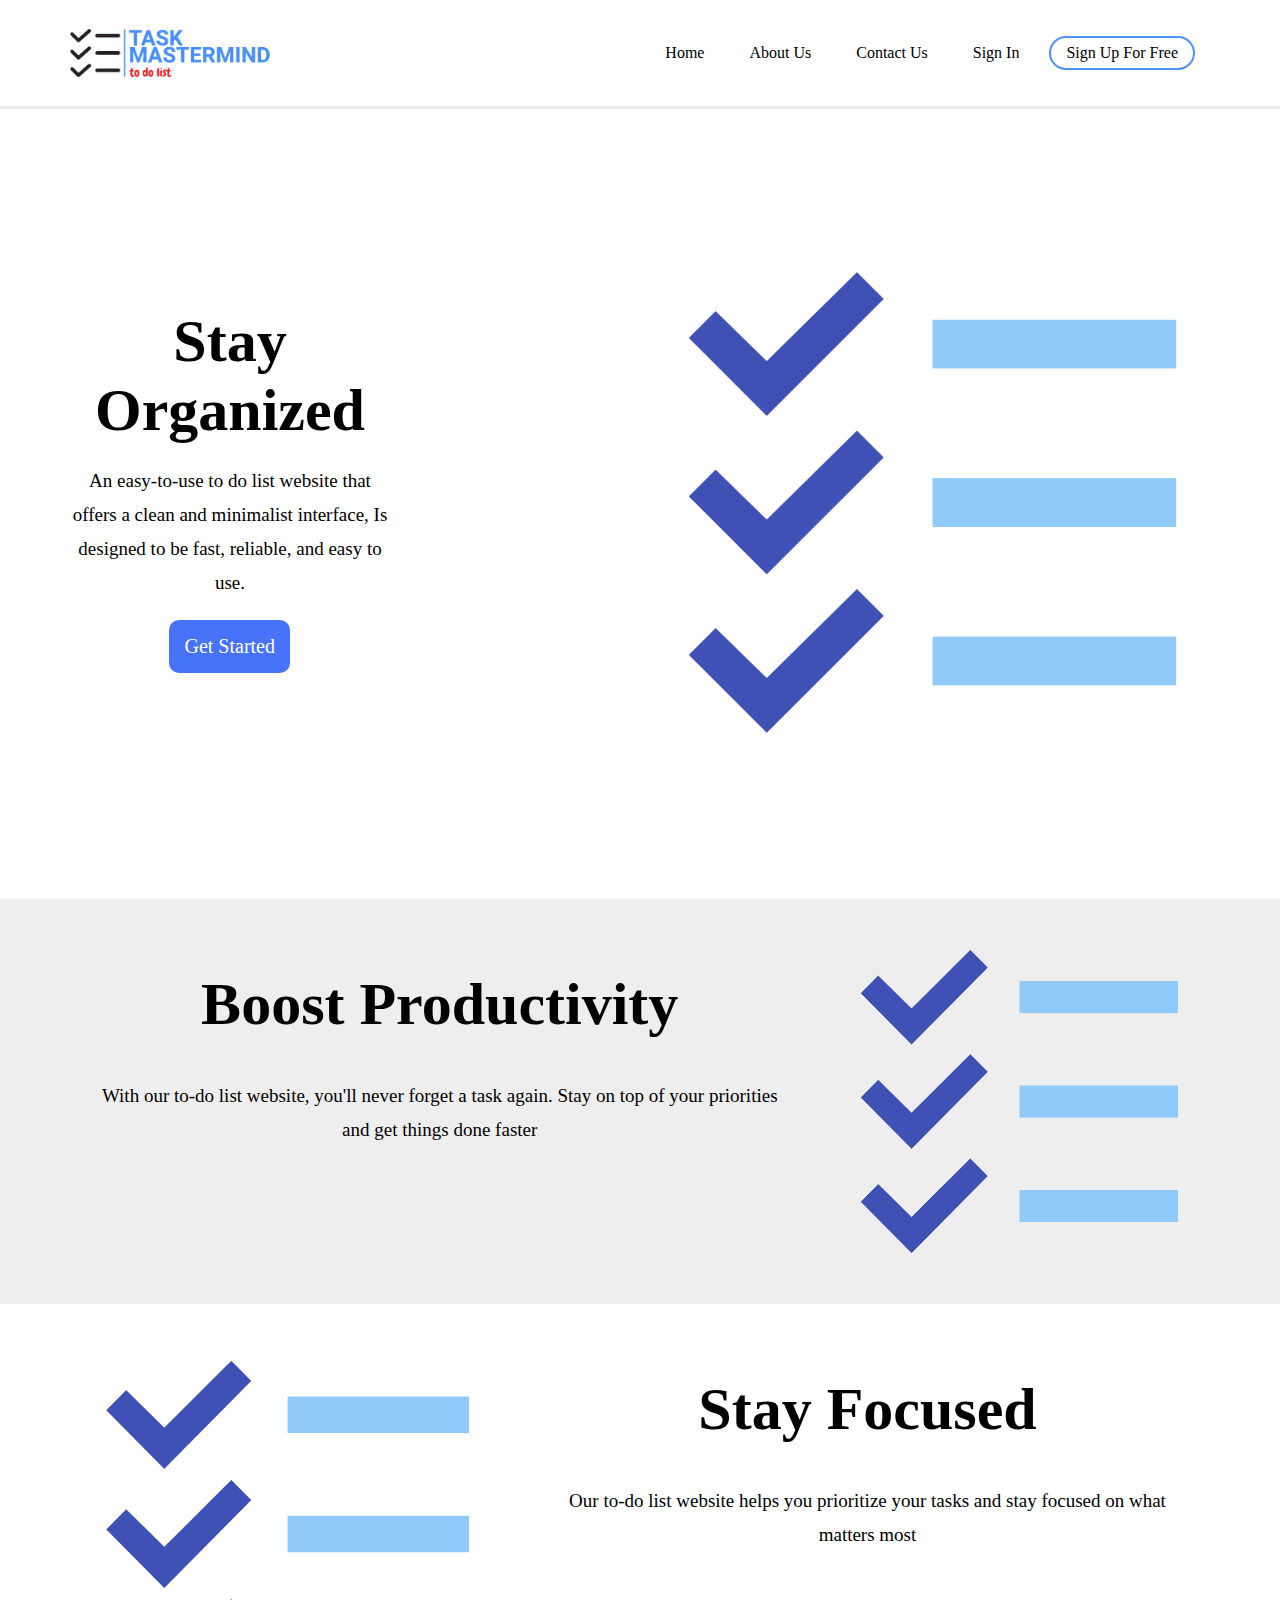
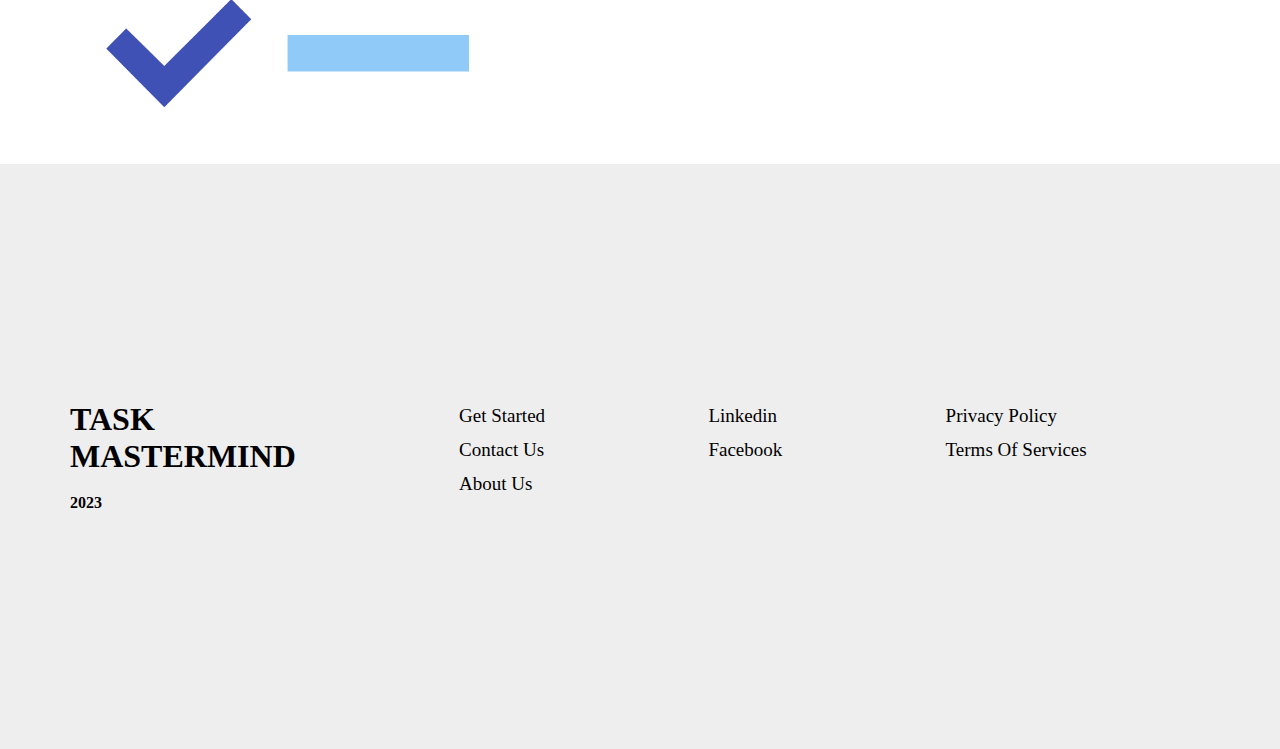
<file: taskmastermind finished/index.html>
<!DOCTYPE html>
<html lang="en">
  <head>
    <meta charset="UTF-8" />
    <meta http-equiv="X-UA-Compatible" content="IE=edge" />
    <meta name="viewport" content="width=device-width, initial-scale=1.0" />
    <title>Task Mastermind</title>
    <link rel="stylesheet" href="css/styles.css" />
    <link rel="stylesheet" href="css/normalize.css" />

    <!--tab icon-->
    <link rel="icon" href="images/tab-icon.png" />
  </head>
  <body>
    <!-- Start Header -->
    <header class="header">
      <div class="container">
        <img src="images/taskmastermind-logo.png" alt="" / width="200px">
        <nav class="links">
          <ul>
            <li><a href="index.html">Home</a></li>
            <li><a href="">About Us</a></li>
            <li><a href="contactus.html">Contact Us</a></li>
            <li><a href="login.html" id="signin">Sign In</a></li>
            <li><a href="signup.html" id="signup">Sign Up For Free</a></li>
          </ul>
        </nav>
      </div>
    </header>
    <!-- End Header -->

    <!-- Start Home -->
    <div class="home">
      <div class="container">
        <div class="intro-text">
          <h1>Stay Organized</h1>
          <p>
            An easy-to-use to do list website that offers a clean and minimalist
            interface, Is designed to be fast, reliable, and easy to use.
          </p>
          <div class="getstarted">
            <a href="signup.html" class="btn">Get Started</a>
          </div>
        </div>
        <div class="intro-image">
          <img src="images/pic1.png" alt="" />
          <!-- <img
            src="https://d107mjio2rjf74.cloudfront.net/sites/res/home/common/header.png"
            alt=""
          /> -->
        </div>
      </div>
    </div>
    <!-- End Home -->

    <!-- Start boostproductivity -->
    <div class="boostproductivity">
      <div class="container">
        <div class="left">
          <h1>Boost Productivity</h1>
          <p>
            With our to-do list website, you'll never forget a task again. Stay
            on top of your priorities and get things done faster
          </p>
        </div>
        <div class="image">
          <!-- <img
            src="https://d107mjio2rjf74.cloudfront.net/sites/res/home/common/header.png"
            alt=""
          /> -->
          <img src="images/pic1.png" alt="" />
        </div>
      </div>
    </div>
    <!-- End Features -->

    <div class="stayfocused">
      <div class="container">
        <div class="image">
          <!-- <img
            src="https://d107mjio2rjf74.cloudfront.net/sites/res/home/common/header.png"
            alt=""
          /> -->
          <img src="images/pic1.png" alt="" />
        </div>

        <div class="right">
          <h1>Stay Focused</h1>
          <p>
            Our to-do list website helps you prioritize your tasks and stay
            focused on what matters most
          </p>
        </div>
      </div>
    </div>

    <!-- <div class="services">
      <div class="container">
        <p>
          Simplify your life and streamline your tasks with our intuitive to-do
          list website.
        </p>
        <p>
          Get more done with less stress and more ease with our task management
          system.
        </p>

        <p>
          Simplify your life and get organized with our efficient to-do list
          website.
        </p>
      </div>
    </div> -->

    <div class="footer">
      <div class="container">
        <div class="col1">
          <!-- <img
            src="/images/158px-Noun_Project_task_icon_1251563.svg.png"
            alt=""
          /> -->
          <h1>
            TASK <br />
            MASTERMIND <br />
            <sub>2023</sub>
          </h1>
        </div>
        <div class="col2">
          <ul>
            <li><a href="signup.html">get started</a></li>
            <li><a href="contactus.html">contact us</a></li>
            <li><a href="">about us</a></li>
          </ul>
        </div>
        <div class="col3">
          <ul>
            <li><a href="">linkedin</a></li>
            <li><a href="">facebook</a></li>
          </ul>
        </div>
        <div class="col4">
          <ul>
            <li><a href="">privacy policy</a></li>
            <li><a href="">Terms Of Services </a></li>
          </ul>
        </div>
      </div>
    </div>
  </body>
</html>
</file>
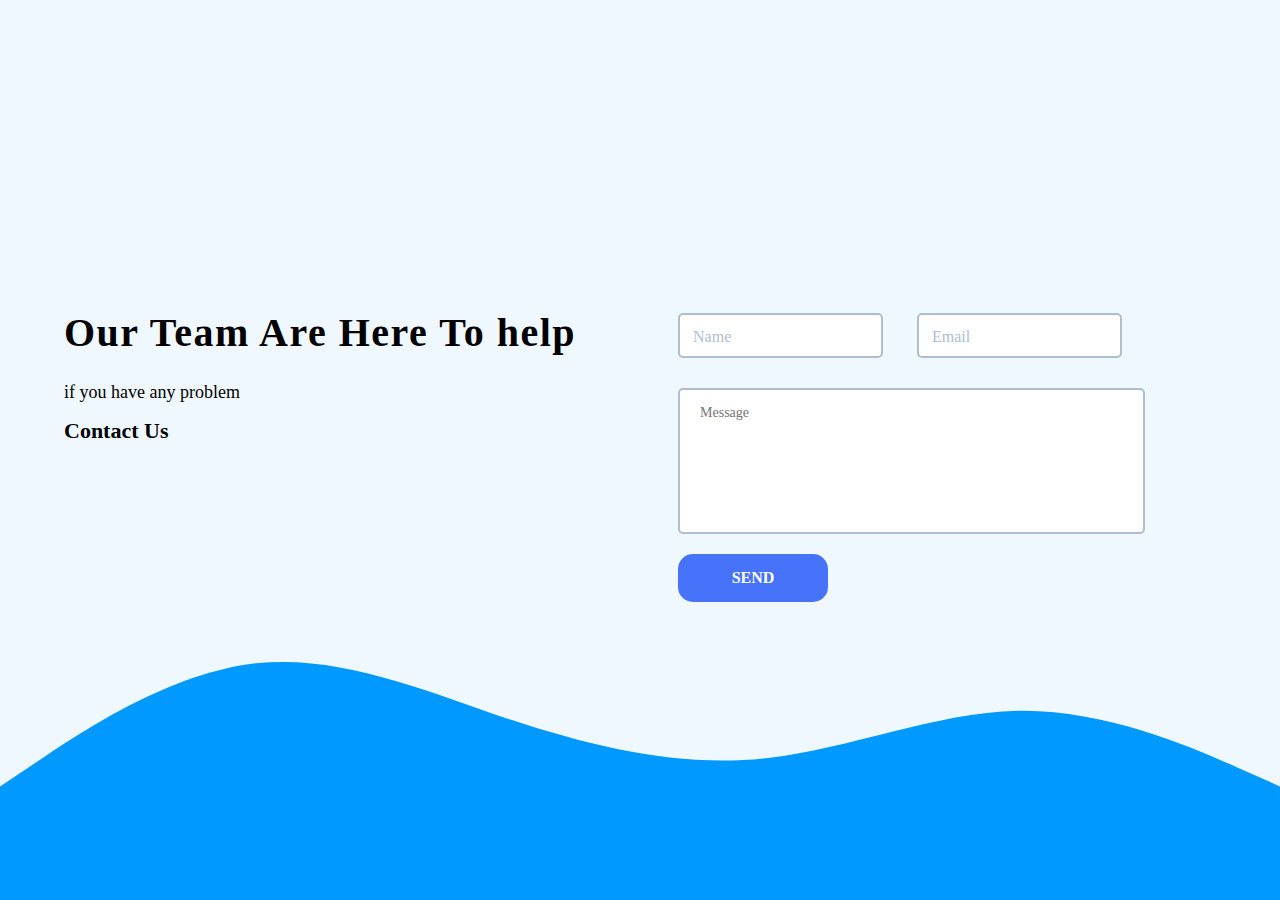
<file: taskmastermind finished/contactus.html>
<!DOCTYPE html>
<html lang="en">
  <head>
    <meta charset="UTF-8" />
    <meta http-equiv="X-UA-Compatible" content="IE=edge" />
    <meta name="viewport" content="width=device-width, initial-scale=1.0" />
    <link rel="stylesheet" href="css/contactus.css" />
    <link rel="stylesheet" href="css/normalize.css" />
    <link rel="icon" href="images/tab-icon.png" />

    <title>Contact Us</title>
  </head>
  <body>
    <div class="container">
      <form>
        <div class="content">
          <div class="content-txt">
            <h1>Our Team Are Here To help</h1>
            <span
              >if you have any problem
              <h3>Contact Us</h3></span
            >
          </div>
          <div class="content-inputs">
            <div class="name">
              <input type="text" name="name" id="name" required />
              <label for="name">Name</label>
            </div>
            <div class="email">
              <input type="email" name="email" id="email" required />
              <label for="email">Email</label>
            </div>
            <textarea
              name="message"
              id="message"
              cols="51"
              rows="7"
              placeholder="Message"
              required
            ></textarea>
            <button>send</button>
          </div>
        </div>
      </form>
    </div>
  </body>
</html>
</file>
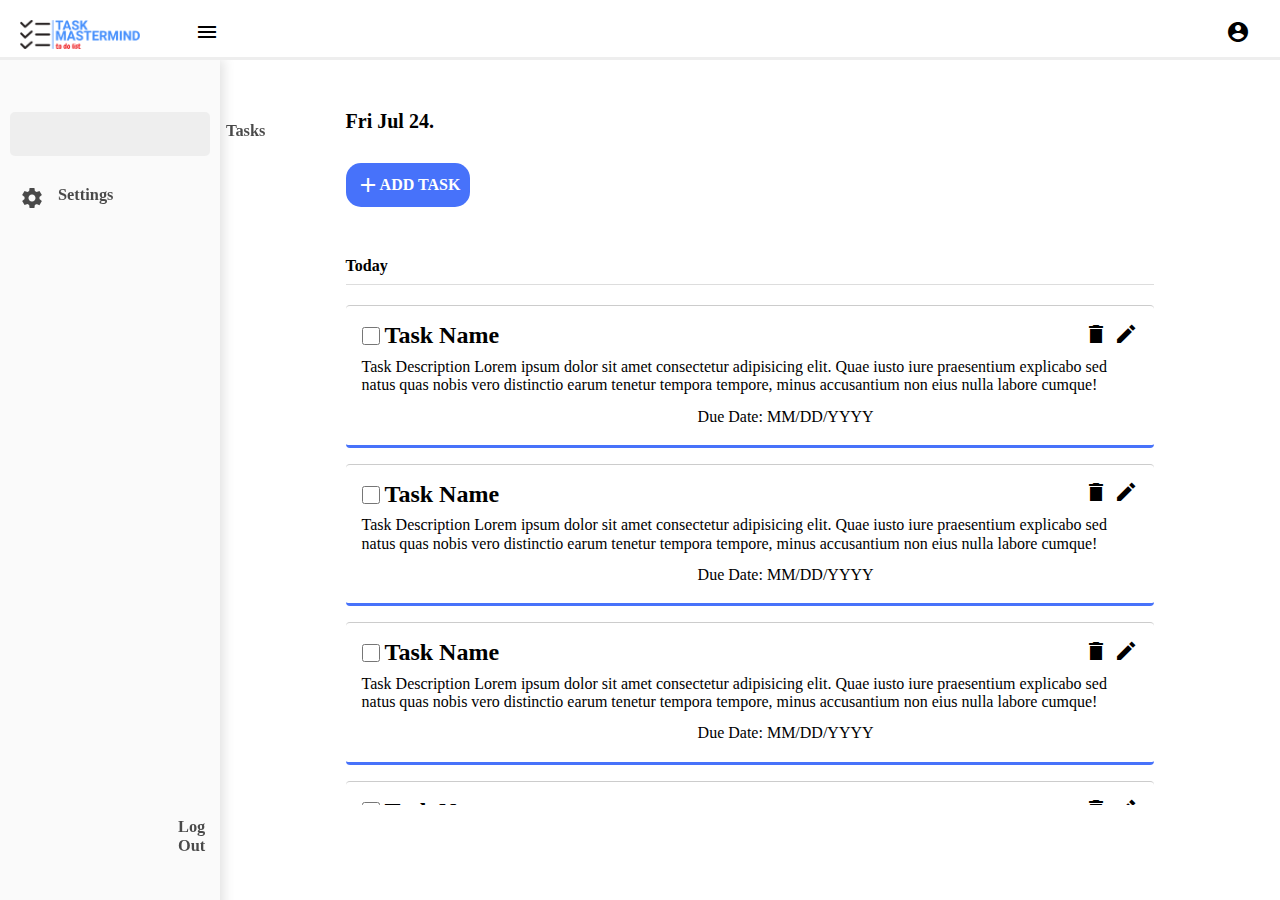
<file: taskmastermind finished/dashboard.html>
<!DOCTYPE html>
<html lang="en">
  <head>
    <meta charset="UTF-8" />
    <meta http-equiv="X-UA-Compatible" content="IE=edge" />
    <meta name="viewport" content="width=device-width, initial-scale=1.0" />
    <link
      href="https://fonts.googleapis.com/icon?family=Material+Icons+Sharp"
      rel="stylesheet"
    />
    <link rel="stylesheet" href="css/dashboard.css" />
    <link rel="stylesheet" href="css/normalize.css" />
    <link rel="icon" href="images/tab-icon.png" />

    <title>Document</title>
  </head>
  <body>
    <header class="header">
      <div class="container">
        <img src="images/taskmastermind-logo.png" alt="" />
        <button id="menu-btn">
          <span class="material-icons-sharp"> menu </span>
        </button>
        <div class="account">
          <span class="material-icons-sharp">account_circle</span>
        </div>
      </div>
    </header>
    <div id="container">
      <aside>
        <div class="sidebar">
          <a href="#" class="task-icon"
            ><span class="material-icons-sharp">task_alt</span>
            <h3>Tasks</h3></a
          >

          <a href="#" class="settings"
            ><span class="material-icons-sharp">settings</span>
            <h3>Settings</h3></a
          >

          <a href="#" class="logout"
            ><span class="material-icons-sharp"> logout </span>
            <h3>Log Out</h3></a
          >
        </div>
      </aside>

      <main>
        <div class="maincontent">
          <div class="head">
            <span id="current-day"></span>
            <div class="addTask">
              <button id="addTaskBtn">
                <span class="material-icons-sharp"> add </span> Add Task
              </button>
            </div>
          </div>
          <div class="content">
            <div class="today-tasks">
              <h4 id="">Today</h4>

              <div class="task-box">
                <div class="task" id="task">
                  <div class="task-header">
                    <input type="checkbox" />
                    <p class="task-title">Task Name</p>
                    <button id="icon-deleteBtn">
                      <span class="material-icons-sharp"> delete </span>
                    </button>
                    <button id="icon-editBtn">
                      <span class="material-icons-sharp"> edit </span>
                    </button>
                  </div>
                  <div class="task-body">
                    <p class="task-description">Task Description Lorem ipsum dolor sit amet consectetur adipisicing elit. Quae iusto iure praesentium explicabo sed natus quas nobis vero distinctio earum tenetur tempora tempore, minus accusantium non eius nulla labore cumque!</p>
                    <p class="task-due-date"> <span class="material-icons-sharp" style="color:rgb(108, 2, 2)">
                      calendar_month
                      </span> Due Date: MM/DD/YYYY</p>
                  </div>
                </div>
                
                <div class="task" id="task">
                  <div class="task-header">
                    <input type="checkbox" />
                    <p class="task-title">Task Name</p>
                    <button id="icon-deleteBtn">
                      <span class="material-icons-sharp"> delete </span>
                    </button>
                    <button id="icon-editBtn">
                      <span class="material-icons-sharp"> edit </span>
                    </button>
                  </div>
                  <div class="task-body">
                    <p class="task-description">Task Description Lorem ipsum dolor sit amet consectetur adipisicing elit. Quae iusto iure praesentium explicabo sed natus quas nobis vero distinctio earum tenetur tempora tempore, minus accusantium non eius nulla labore cumque!</p>
                    <p class="task-due-date"> <span class="material-icons-sharp" style="color:rgb(108, 2, 2)">
                      calendar_month
                      </span> Due Date: MM/DD/YYYY</p>
                  </div>
                </div>
                
                <div class="task" id="task">
                  <div class="task-header">
                    <input type="checkbox" />
                    <p class="task-title">Task Name</p>
                    <button id="icon-deleteBtn">
                      <span class="material-icons-sharp"> delete </span>
                    </button>
                    <button id="icon-editBtn">
                      <span class="material-icons-sharp"> edit </span>
                    </button>
                  </div>
                  <div class="task-body">
                    <p class="task-description">Task Description Lorem ipsum dolor sit amet consectetur adipisicing elit. Quae iusto iure praesentium explicabo sed natus quas nobis vero distinctio earum tenetur tempora tempore, minus accusantium non eius nulla labore cumque!</p>
                    <p class="task-due-date"> <span class="material-icons-sharp" style="color:rgb(108, 2, 2)">
                      calendar_month
                      </span> Due Date: MM/DD/YYYY</p>
                  </div>
                </div>
                
                <div class="task" id="task">
                  <div class="task-header">
                    <input type="checkbox" />
                    <p class="task-title">Task Name</p>
                    <button id="icon-deleteBtn">
                      <span class="material-icons-sharp"> delete </span>
                    </button>
                    <button id="icon-editBtn">
                      <span class="material-icons-sharp"> edit </span>
                    </button>
                  </div>
                  <div class="task-body">
                    <p class="task-description">Task Description Lorem ipsum dolor sit amet consectetur adipisicing elit. Quae iusto iure praesentium explicabo sed natus quas nobis vero distinctio earum tenetur tempora tempore, minus accusantium non eius nulla labore cumque!</p>
                    <p class="task-due-date"> <span class="material-icons-sharp" style="color:rgb(108, 2, 2)">
                      calendar_month
                      </span> Due Date: MM/DD/YYYY</p>
                  </div>
                </div>
                
                <div class="task" id="task">
                  <div class="task-header">
                    <input type="checkbox" />
                    <p class="task-title">Task Name</p>
                    <button id="icon-deleteBtn">
                      <span class="material-icons-sharp"> delete </span>
                    </button>
                    <button id="icon-editBtn">
                      <span class="material-icons-sharp"> edit </span>
                    </button>
                  </div>
                  <div class="task-body">
                    <p class="task-description">Task Description Lorem ipsum dolor sit amet consectetur adipisicing elit. Quae iusto iure praesentium explicabo sed natus quas nobis vero distinctio earum tenetur tempora tempore, minus accusantium non eius nulla labore cumque!</p>
                    <p class="task-due-date"> <span class="material-icons-sharp" style="color:rgb(108, 2, 2)">
                      calendar_month
                      </span> Due Date: MM/DD/YYYY</p>
                  </div>
                </div>
                
                <div class="task" id="task">
                  <div class="task-header">
                    <input type="checkbox" />
                    <p class="task-title">Task Name</p>
                    <button id="icon-deleteBtn">
                      <span class="material-icons-sharp"> delete </span>
                    </button>
                    <button id="icon-editBtn">
                      <span class="material-icons-sharp"> edit </span>
                    </button>
                  </div>
                  <div class="task-body">
                    <p class="task-description">Task Description Lorem ipsum dolor sit amet consectetur adipisicing elit. Quae iusto iure praesentium explicabo sed natus quas nobis vero distinctio earum tenetur tempora tempore, minus accusantium non eius nulla labore cumque!</p>
                    <p class="task-due-date"> <span class="material-icons-sharp" style="color:rgb(108, 2, 2)">
                      calendar_month
                      </span> Due Date: MM/DD/YYYY</p>
                  </div>
                </div>
                
                <div class="task" id="task">
                  <div class="task-header">
                    <input type="checkbox" />
                    <p class="task-title">Task Name</p>
                    <button id="icon-deleteBtn">
                      <span class="material-icons-sharp"> delete </span>
                    </button>
                    <button id="icon-editBtn">
                      <span class="material-icons-sharp"> edit </span>
                    </button>
                  </div>
                  <div class="task-body">
                    <p class="task-description">Task Description Lorem ipsum dolor sit amet consectetur adipisicing elit. Quae iusto iure praesentium explicabo sed natus quas nobis vero distinctio earum tenetur tempora tempore, minus accusantium non eius nulla labore cumque!</p>
                    <p class="task-due-date"> <span class="material-icons-sharp" style="color:rgb(108, 2, 2)">
                      calendar_month
                      </span> Due Date: MM/DD/YYYY</p>
                  </div>
                </div>
                
                </div>
              </div>
            </div>
            <!-- <div class="overdue-tasks">
              <div class="dropdown">
                <span class="material-icons-sharp"> arrow_drop_down </span>
                 <span class="material-icons-sharp"> arrow_drop_up </span> 

                <h4>Overdue</h4>
              </div>
              <div class="task-box">
                <div class="task">gri</div>
              </div>
            </div> -->
          </div>
        </div>
      </main>
    </div>

    <!-- add task modal -->
    <div id="addTaskModal" class="addTaskmodal">
      <!-- Modal content -->
      <div class="add-modal-content">
        <!-- <span class="close">&times;</span> -->
        <div class="title">
          <h2>Add Task</h2>
        </div>
        <form>
          <!-- <label for="title">Title:</label> -->
          <input
            type="text"
            id="title"
            name="title"
            placeholder="Task Name"
          /><br /><br />
          <!-- <label for="description">Description:</label> -->
          <textarea
            id="description"
            name="description"
            placeholder="Description"
          ></textarea
          ><br />
          <!-- <label for="dueDate">Due Date:</label> -->
          <input type="date" id="dueDate" name="dueDate" /><br />
          <button type="submit" id="addTaskFormSubmit">Add</button>
          <button type="button" id="add-CancelBtn">Cancel</button>
        </form>
      </div>
    </div>
    <!-- end add task modal -->

    <!-- edit task modal -->
    <div id="editTaskModal" class="editTaskmodal">
      <!-- Modal content -->
      <div class="edit-modal-content">
        <div class="title">
          <h2>Update Task</h2>
        </div>
        <form>
          <input
            type="text"
            id="title"
            name="title"
            placeholder="Task Name"
          /><br /><br />
          <textarea
            id="description"
            name="description"
            placeholder="Description"
          ></textarea
          ><br />
         
          <input type="date" id="dueDate" name="dueDate" /><br />
          <button type="submit" id="editTaskFormSubmit">Update</button>
          <button type="button" id="edit-cancelBtn">Cancel</button>
        </form>
      </div>
    </div>
    <!-- end edit task modal -->

    <!-- view task modal -->
    <div id="viewTaskModal" class="viewTaskmodal">
      <!-- Modal content -->
      <div class="view-modal-content">
        <div class="title">
        </div>
        <form>
          <input
            type="text"
            id="title"
            name="title"
            placeholder="Task Name"
            readonly
          /><br /><br />
          <textarea
            id="description"
            name="description"
            placeholder="Description"
            readonly
          ></textarea
          ><br />
          <input type="date" id="dueDate" name="dueDate" readonly /><br />
          <button type="button" id="view-cancelBtn">Cancel</button>
        </form>
      </div>
    </div>
    <!-- end view  -->
    <script src="js/menu.js"></script>
  </body>
</html>
</file>
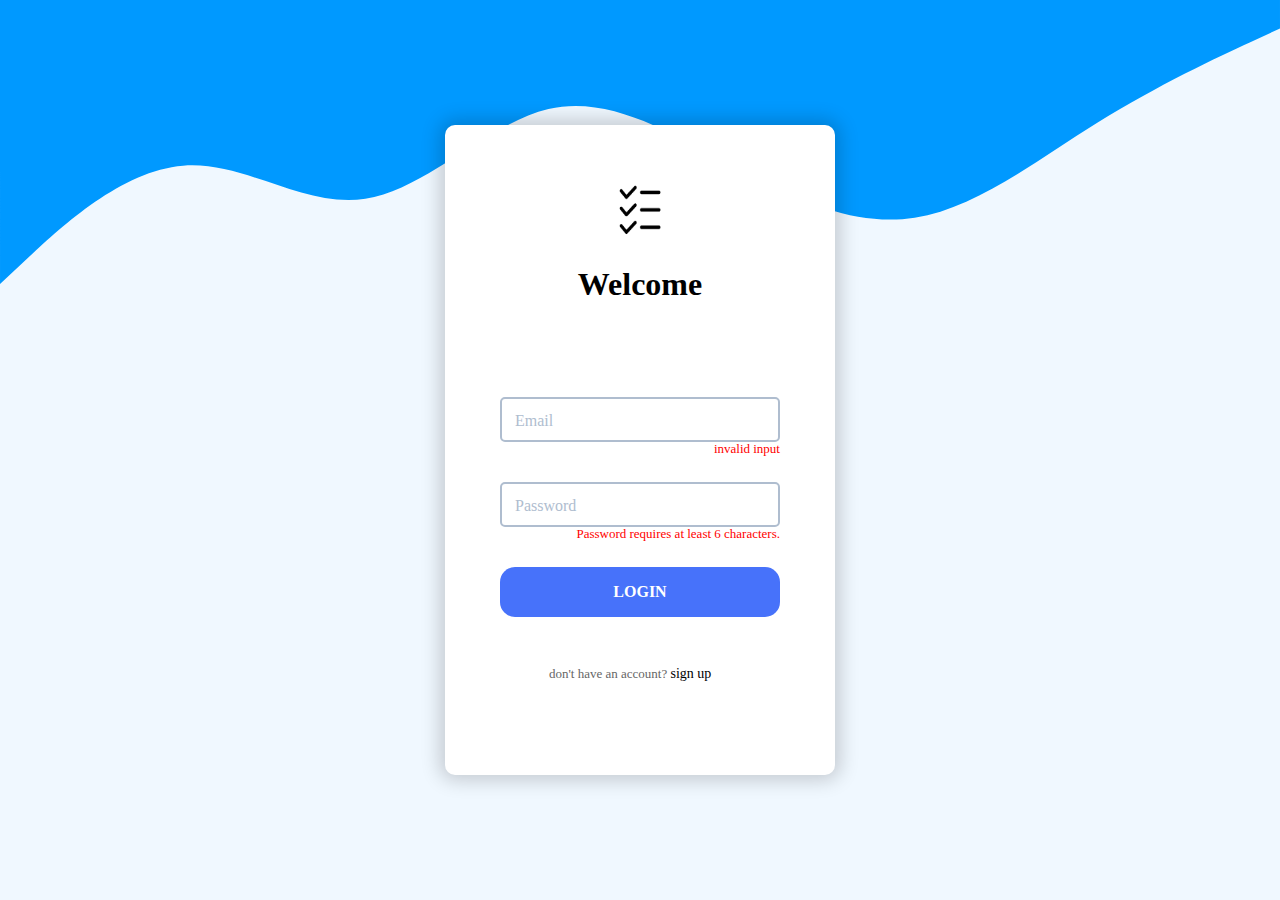
<file: taskmastermind finished/login.html>
<!DOCTYPE html>
<html lang="en">
  <head>
    <meta charset="UTF-8" />
    <meta http-equiv="X-UA-Compatible" content="IE=edge" />
    <meta name="viewport" content="width=device-width, initial-scale=1.0" />
    <link rel="stylesheet" href="css/normalize.css" />
    <link rel="stylesheet" href="css/login.css" />
    <link rel="icon" href="images/tab-icon.png" />
    <title>Sign-In</title>
  </head>
  <body>
    <div class="login-container">
      <div class="card">
        <form action="" name="login-form" onsubmit="return validateForm()">
          <img src="images/tab-icon.png" alt="" class="img" />
          <h1>Welcome</h1>
          <div class="email-input">
            <input
              type="email"
              id="email"
              class="email"
              required
              name="email"
            />
            <label for="email">Email</label>
            <div class="email-warning">invalid input</div>
          </div>
          <div class="password-input">
            <input
              type="password"
              class="password"
              id="pass"
              required
              minlength="6"
            />
            <label for="pass">Password</label>
            <div class="pass-warning">
              Password requires at least 6 characters.
            </div>
            <!-- <div class="rem-me-cb">
              <input type="checkbox" name="rem-me" id="rem-me" />
              <p>Remember Me</p>
            </div> -->
          </div>
          <button class="btn2" type="submit" value="login">login</button>
          <span class="txt"
            >don't have an account? <a href="signup.html">sign up</a></span
          >
        </form>
      </div>
    </div>
  </body>
</html>
</file>
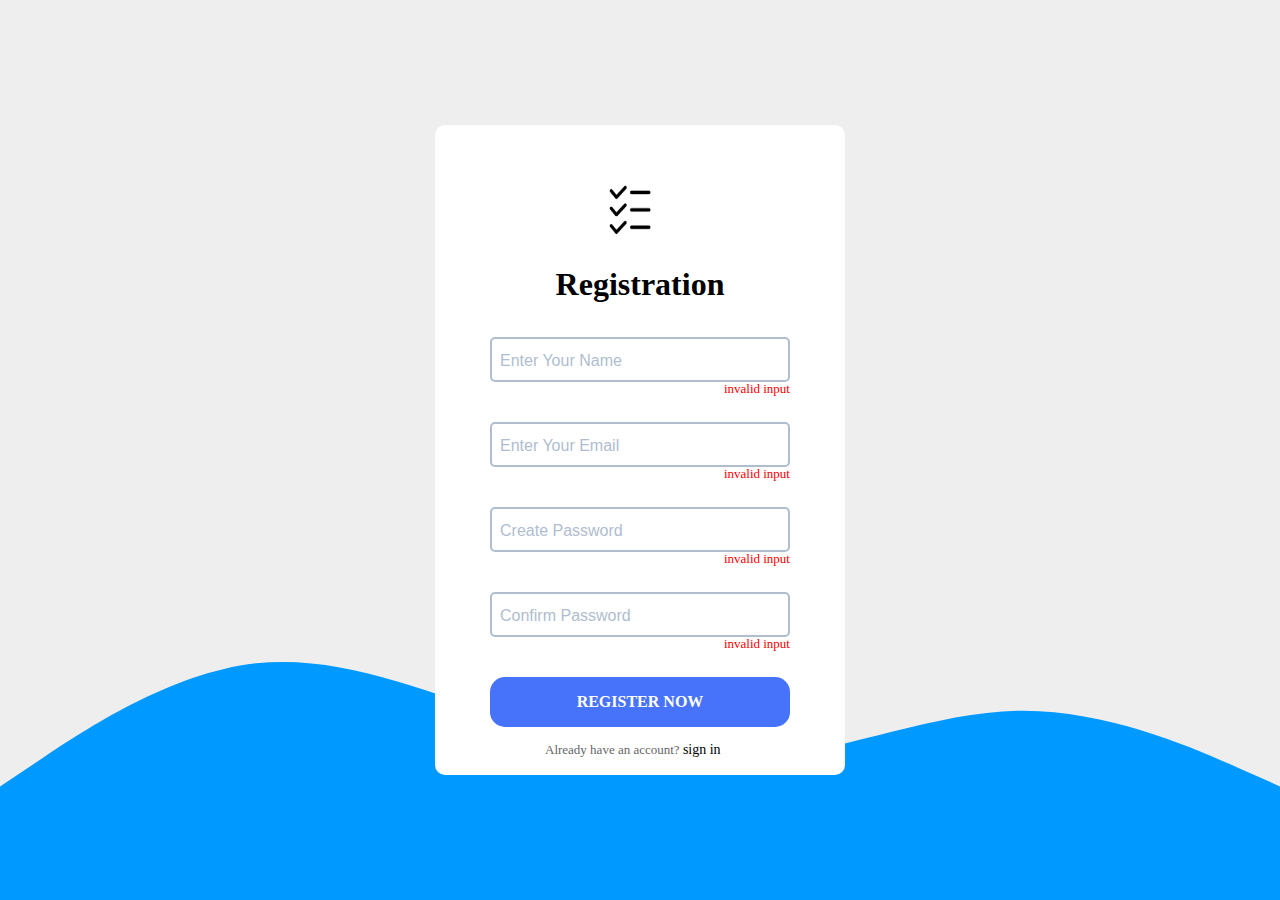
<file: taskmastermind finished/signup.html>
<!DOCTYPE html>
<html lang="en">
  <head>
    <meta charset="UTF-8" />
    <meta http-equiv="X-UA-Compatible" content="IE=edge" />
    <meta name="viewport" content="width=device-width, initial-scale=1.0" />
    <link rel="stylesheet" href="css/signup.css" />
    <link rel="stylesheet" href="css/normalize.css" />
    <link rel="icon" href="images/tab-icon.png" />
    <title>Sign-Up</title>
  </head>
  <body>
    <div class="register-container">
      <div class="register-card">
        <form action="">
          <img src="images/tab-icon.png" alt="" class="img" />
          <h1>Registration</h1>
          <div class="name">
            <input type="text" id="name" required />
            <label for="name">enter your name</label>
            <div class="name-warning">invalid input</div>
          </div>
          <div class="email">
            <input type="email" id="email" required />
            <label for="email">enter your email</label>
            <div class="email-warning">invalid input</div>
          </div>
          <div class="pass">
            <input type="password" id="pass" required />
            <label for="pass">create password</label>
            <div class="pass-warning">invalid input</div>
          </div>
          <div class="confirm">
            <input type="password" id="con" required />
            <label for="con">confirm password</label>
            <div class="con-warning">invalid input</div>
          </div>
          <div class="reg-button">
            <button id="btn" type="submit">Register Now</button>
            <span class="txt"
              >Already have an account? <a href="login.html">sign in</a></span
            >
          </div>
        </form>
      </div>
    </div>
  </body>
</html>
</file>
<file: taskmastermind finished/css/styles.css>
* {
  -webkit-box-sizing: border-box;
  -moz-box-sizing: border-box;
  box-sizing: border-box;
}

body {
  font-family: Segoe UI;
}

/*Main Container*/
.container {
  padding-left: 15px;
  padding-right: 15px;
  margin-left: auto;
  margin-right: auto;
}

/* Small */
@media (min-width: 768px) {
  .container {
    width: 750px;
  }

}
/* Medium */
@media (min-width: 992px) {
  .container {
    width: 970px;
  }
}
/* Large */
@media (min-width: 1200px) {
  .container {
    width: 1170px;
  }
}
/*End Main Container*/


/* Start Header */
header {
  padding: 20px;
  position:sticky;
  top: 0;
  z-index: 99999;
  background-color:white;
  border-bottom:#eee 3px solid ;
}
header .container {
  display: flex;
  justify-content: space-between;
  align-items: center;
}
header .container .links{
  position: relative;
}
header .container .links ul {
    display: flex;
    justify-content: center; 
    align-items: center;
    list-style: none; 
}
header .container .links li {
  margin-right:15px;
}
header .container .links a {
  text-decoration: none;
  color: black;
  padding: 6px 15px;
  border-radius:30px;
  display: block;
}
header .container .links a:hover {
    background-color: #c9ccce;
}
#signup{
  border: #4D93FC 2px solid;
display: block;
}

/*header responsive*/
@media (max-width: 768px) {

  .header a{
  font-size: 10px;
  }
}
@media (max-width: 992px) {
  .header a{
    font-size: 13px;
    }
}
/*end header responsive*/

/* #signin::before{
  content: "";
  position: absolute;
  width: 2px;
  background-color: black;
  right: 260px;
  height: 20px;
  border-radius: 15px; 
} */

/* End Header */


/* Start HOME */
.home .container {
  height: calc(100vh - 110px);
  position: relative;
  display: flex;
  align-items: center;  
}
.home .intro-text {
  position: absolute;
  /* left: 10%; */
  top: 25%;
  text-align: center;
  /* transform: translate(-50%, -50%); */
  width: 320px;
  max-width: 100%;
}
.home .intro-text h1 {
  margin: 0;
  font-weight: bold;
  font-size: 60px;
  color: black;

}
.home .intro-text p {
  font-size: 19px;
  line-height: 1.8;
}
/*Button*/
  .getstarted{
    min-width: 50px;
    max-width: 150px;
    padding: 15px;
    background-color: #4772FA;
    border-radius: 10px;
    -webkit-border-radius: 10px;
    -moz-border-radius: 10px;
    -ms-border-radius: 10px;
    -o-border-radius: 10px;
    position: absolute;
    right: 100px;

  }
  .getstarted a{
  color: white;
  font-size: 20px;   
  text-decoration: none;
}
/*end button*/

.intro-image{
  position: absolute;
  right: 0;
  width: 50%;
}
.intro-image img{
   

  min-width: 100%;
  max-width: 100%;
  min-height: 100%;
  max-height: 100%;
  }
@media (max-width: 768px){

    .intro-image{
      display: none;
    }
    .intro-text{
      left: 30%;
    }
  
}
/* End HOME */


/* Start boostproductivity */
.boostproductivity {
  padding-top: 10px;
  padding-bottom: 10px;
  background-color:#eee;

}
.boostproductivity .container {
  display: grid;
  grid-template-columns: repeat(2,auto);
  grid-gap: 20px;
}

.boostproductivity .left {
  padding: 20px;
  text-align: center;
}
.boostproductivity .left h1{
  font-weight: bold;
  font-size: 60px;
}
.boostproductivity .left p{
  font-size: 19px;
  line-height: 1.8;
}
.boostproductivity .image{
  max-width: 100%;
  min-height: 80%;
}
.boostproductivity .image img{
  min-width: 100%;
  max-width: 100%;
  min-height: 100%;
  max-height: 100%;
}


/* End boostproductivity */

/*Start StayFocused*/
.stayfocused {
  padding-top: 10px;
  padding-bottom: 10px;
  background-color:white;

}
.stayfocused .container {
  display: grid;
  grid-template-columns: repeat(2,auto);
  grid-gap: 20px;
}

.stayfocused .right { 
  padding: 20px;
  text-align: center;
}
.stayfocused .right h1{
  font-weight: bold;
  font-size: 60px;
}
.stayfocused .right p{
  font-size: 19px;
  line-height: 1.8;
}
.stayfocused .image{
  max-width: 100%;
  min-height: 80%;
}
.stayfocused .image img{
  min-width: 100%;
  max-width: 100%;
  min-height: 100%;
  max-height: 100%;
}
@media (max-width: 992px){
  .boostproductivity .container {
    display: grid;
    grid-template-columns:none;
    grid-gap: 20px;
 
  }

  .stayfocused .container {
    display: grid;
    grid-template-columns:none;
    grid-gap: 20px;
  }
  .stayfocused .container .right{
    grid-row-start: 1;

  }

}
/* End StayFocused */

/* Start Services  */
/* .services{
  background-color: #eee;
}
.services .container{
  display: grid;
  grid-template-columns: repeat(auto-fill, minmax(300px, 1fr));
  margin-top: 50px;
  margin-bottom: 10px;
  height: 50vh;
  align-items: center;
  grid-gap: 5px;
}
.services .container p{
  font-size: 19px;
  line-height: 1.8;
  padding: 10px;
  border: 2px solid #eee;
  background-color: white;
  max-height: 150px;
  border-radius: 5px;
  text-align: center;
  -webkit-border-radius: 5px;
  -moz-border-radius: 5px;
  -ms-border-radius: 5px;
  -o-border-radius: 5px;
} */
/* End Services  */

/* Start Footer */
.footer{
  height: 65vh;
  background-color:#eee;
  display: grid;
align-items: center;
}
.footer .container{
  display: grid;
  grid-template-columns: repeat(4,auto);

}
.footer .container .col2,
.col3,
.col4{
  display: flex;
  font-size: 19px;
  line-height: 1.8;
}
.footer .container a{
  text-transform: capitalize;
  text-decoration: none;
  color: black;
}
.footer .container li{
  list-style: none;
}
.footer .container sub{
  font-size:initial;
}
@media (max-width: 767px){

  .footer .container{
    grid-template-columns: none;
  }
}
/* End Footer */
</file>
<file: taskmastermind finished/css/contactus.css>
* {
   
    box-sizing: border-box;
}

body {
    display: flex;
    justify-content: center;
    align-items: center;
    font-family: 'Segoe UI';
    height: 100vh;
    background-color:aliceblue;
    background-image: url(../images/wave.svg);
    background-position:bottom;
    background-repeat: no-repeat;
}

.container {
    max-width: 1200px;
    width: 90%;
    margin: 0 auto;
}




.content {
    display: flex;
    justify-content: space-between;
    margin: 80px 0;
}



.content .content-txt h1 {
    font-weight: 600;
    font-size: 40px;
    letter-spacing: 1.5px;
}

.content .content-txt span {
    font-size: 18px;
}

.content .content-txt h3 {
    font-size: 22px;
    font-weight: 600;
    margin: 15px 0;
}

.content .content-inputs {
    flex-basis: 48%;
}

.content .content-inputs input {
    height: 45px;
    border: 2px solid #afbdcf;
    border-radius: 5px;
    padding-left: 15px;
    position: relative;
    outline: none;
    margin: 30px 15px;
    font-size: 15px;
}
.email,.name{
    position: relative;
    display: inline;
}
 
label{
    font-size:16px;
    color: #afbdcf;
    position: absolute;
    transition:0.2s ease all; 
    -moz-transition:0.2s ease all; 
    -webkit-transition:0.2s ease all;
    top: 2px;
    left: 30px

  }
  
 input:focus + label, input:valid + label{
    font-size: 12px;
    color: #afbdcf;
    top: -15px;
    left:23px;
    background: #ffffff;
    padding: 0px 5px 0px 5px;
}  



.content .content-inputs textarea {
    padding: 15px 20px;
    margin: 0 15px;
    outline: none;
    font-size: 14px;
    resize: none;
    border: 2px solid #afbdcf;
    border-radius: 5px;
}

.content .content-inputs button {
    color: white;
    text-transform: uppercase;
    padding: 15px 25px;
    width: 150px;
    margin: 15px;
    cursor: pointer;
    border-radius: 15px;
    background-color: #4772FA;
    font-weight: bold;
    border: none;
    -webkit-border-radius: 15px;
    -moz-border-radius: 15px;
    -ms-border-radius: 15px;
    -o-border-radius: 15px;
}

@media (max-width: 500px) {
    .content {
        display: flex;
        flex-direction: column;
    }
    .content .content-inputs button {
        margin-left: 0;
    }
    .content .content-inputs input,
    .content .content-inputs textarea {
        width: 100%;
        margin-left: 0;
    }
    .content .content-inputs input[type="text"] {
        margin-bottom: 0px;
    }
}

@media(min-width: 501px) and (max-width: 768px) {
    .content {
        display: flex;
        flex-direction: column;
    }
    .content .content-inputs button {
        margin-left: 0;
    }
    .content .content-inputs input,
    .content .content-inputs textarea {
        width: 100%;
        margin-left: 0;
    }
    .content .content-inputs input[type="text"] {
        margin-bottom: 0px;
    }
}
</file>
<file: taskmastermind finished/css/dashboard.css>
*{
    box-sizing: border-box;
    margin: 0;
    outline: none;
    padding: 0;
    text-decoration: none;
}
body {
    font-family: Segoe UI;
    width: 100vw;
    height: 100vh;
    background-color: #ffffff;
  }
img{
    display: block;
    width: 100%;
}


#container{
        display: grid;
        margin: 0 auto;
        width: 96%;
        grid-template-columns: 220px auto;
        }

        header {
            padding: 20px;
            position:sticky;
            top: 0;
            z-index: 2;
            background-color:white;
            border-bottom:#eee 3px solid ;
            height: 60px;
          }
          header .container {
            display: flex;
            justify-content: space-between;
          }
        
        
          header img{
            width: 120px;
            position: absolute;
          }
          header .account{
            position: absolute;
            right: 30px;
          }
        

main{
        grid-column-start: 2;
    }

aside{
    height: calc(100vh - 15px);
    background-color: #FAFAFA;
    position: fixed;
    width: 220px;
    left: 0;
    z-index: 1;
    box-shadow: 3px 0px 11px 1px rgba(227,227,227,1);
}

.sidebar{
    height:86vh ;
    display: flex;
    flex-direction: column;
    position: relative;
    top: 42px;
    color: black;
}
.sidebar a{
    display: flex;
    gap: 14px;
    margin: 10px;
    padding: 10px;
    text-decoration: none;
    color: rgba(0, 0, 0, 0.708);
    font-size: 14px;
}
.sidebar .task-icon{
    background-color: #eee;
    border-radius: 5px;
    -webkit-border-radius: 5px;
    -moz-border-radius: 5px;
    -ms-border-radius: 5px;
    -o-border-radius: 5px;
}
.sidebar a.logout{
    position: absolute;
    bottom: 0;
    width: 190px;
}
.sidebar a:hover span{
    transition: all 300ms ease;
    -webkit-transition: all 300ms ease;
    -moz-transition: all 300ms ease;
    -ms-transition: all 300ms ease;
    -o-transition: all 300ms ease;
    margin-left: 14px;

}
.sidebar a:hover{
    background-color: #eee;
    border-radius: 5px;
    -webkit-border-radius: 5px;
    -moz-border-radius: 5px;
    -ms-border-radius: 5px;
    -o-border-radius: 5px;
}
button#menu-btn{
    border: none;
    background-color: transparent;
    left: 195px;
    position: absolute;
}
button#menu-btn:hover{
    cursor: pointer;
    background-color: #ddd;
}


   .maincontent{
    padding: 50px 100px;
   }  

  
   span#current-day{
    font-size: 20px;
     font-weight: bold;
   }

   .content{
    margin-top: 50px;
    display: flex;
    flex-direction: column;
}
   
   .content h4{
    border-bottom: #ddd 1px solid;
    padding-bottom: 9px;
    margin-bottom:20px ;
   } 

   /* add task buttton */
   .addTask{
    margin-top: 30px;
}

#addTaskBtn{
    padding: 10px;
    color: white;
    text-transform: uppercase;
    border-radius: 15px;
    background-color: #4772FA;
    font-weight: bold;
    border: none;
    cursor: pointer;
    display: flex;
    align-items: center;
}
/* end add task button */


   /* task and task box */
   .task-box{ 
    display: flex;
    flex-direction: column;
    height: 500px;
    overflow: auto;
   }
   .task {
    border-radius: 4px;
    border-top: #ccc 1px solid;
    border-bottom: #4772FA 3px solid;
    padding: 16px;
    cursor: pointer;
    margin-bottom: 16px;
    -webkit-border-radius:;
    -moz-border-radius:;
    -ms-border-radius:;
    -o-border-radius:;
    user-select: none;
}

  .task-header {
    display: flex;
    align-items: center;
    margin-bottom: 8px;
    position: relative;
  }

  .task-title {
    margin: 0;
    font-size: 24px;
    font-weight: bold;
  }
  .task .task-due-date{

        display: flex;
        align-items: center;
        margin-top: 10px;
      }
  
  #icon-editBtn{
    outline: none;
    border: none;
    background-color: transparent;
    position: absolute;
    right: 0;
    cursor: pointer;
    
}
#icon-deleteBtn{
    outline: none;
    border: none;
    background-color: transparent;
    position: absolute;
    right: 30px;
    cursor: pointer;
}
#icon-editBtn:hover,#icon-deleteBtn:hover{
    background-color: #ddd;
    border-radius: 2px;
    -webkit-border-radius: 2px;
    -moz-border-radius: 2px;
    -ms-border-radius: 2px;
    -o-border-radius: 2px;
}
input[type="checkbox"] {
    border: 0px;
    height: 18px;
    width: 18px;
    cursor: pointer;
    margin: 0px 5px 0px 0px;
}
 
  

/* end task and task box */





/*start modal*/
.addTaskmodal,.editTaskmodal ,.viewTaskmodal{
    display: none; 
    position: fixed; 
    z-index: 3; 
    padding-top: 100px; 
    left: 0;
    top: 0;
    width: 100%; 
    height: 100%; 
    overflow: auto; 
    background-color: rgba(0, 0, 0, 0.4); 
  }
  
  /* Modal Content */
  .add-modal-content ,.edit-modal-content,.view-modal-content{
    background-color: #fefefe;
    margin: auto;
    padding: 30px;
    border: 1px solid #dedede;
    width: 40%;
    position: relative;
    border-radius: 10px;
    -webkit-border-radius: 10px;
    -moz-border-radius: 10px;
    -ms-border-radius: 10px;
    -o-border-radius: 10px;
}

    .add-modal-content .title ,.edit-modal-content .title,.view-modal-content .title{
        margin-bottom: 15px;
    }

  .add-modal-content input[type="text"] ,.edit-modal-content input[type="text"],.view-modal-content input[type="text"]{
    width: 100%;
    padding: 5px;
    box-sizing: border-box;
    border: 2px solid #ccc;
    border-radius: 4px;
    background-color: #f8f8f8;
    font-size: 16px;
    outline: none;
    -webkit-border-radius: 4px;
    -moz-border-radius: 4px;
    -ms-border-radius: 4px;
    -o-border-radius: 4px;
}

.add-modal-content textarea ,.edit-modal-content textarea ,.view-modal-content textarea{
    resize: none;
    width: 100%;
  height: 150px;
  padding: 5px;
  box-sizing: border-box;
  border: 2px solid #ccc;
  border-radius: 4px;
  background-color: #f8f8f8;
  font-size: 16px;
  outline: none;
  }
  .add-modal-content input[type="date"],.edit-modal-content input[type="date"] ,.view-modal-content input[type="date"] {
    margin: 15px 0 15px 0; 
cursor: pointer;
padding: 5px;
outline: none;
border: 2px #ccc solid;
 }

  .add-modal-content button ,.edit-modal-content button ,.view-modal-content button{

    border-radius: 8px;
    background-color: #4772FA;
    font-weight: bold;
    border: none;
    cursor: pointer;
    padding: 10px;
    color: white;
    -webkit-border-radius: 8px;
    -moz-border-radius: 8px;
    -ms-border-radius: 8px;
    -o-border-radius: 8px;
}
  /*end modal*/
</file>
<file: taskmastermind finished/css/login.css>
* {
    -webkit-box-sizing: border-box;
    -moz-box-sizing: border-box;
    box-sizing: border-box;
  }
  
  body {
    font-family: Segoe UI;
  }
/*Login Page*/
.login-container{
    display: flex;
    align-items: center;
    justify-content: center;
    background-color: aliceblue;
    height: 100vh;
    background-image: url(../images/wave2.svg);
    background-repeat: no-repeat;
    /* background-position: bottom; */
  }
  .login-container .card{
    width: 390px;
    height: 650px;
    background-color: #fff;
    margin-top: 50px 0;
    border-radius: 10px;
    -webkit-border-radius: 10px;
    -moz-border-radius: 10px;
    -ms-border-radius: 10px;
    -o-border-radius: 10px;
    box-shadow: 0px 0px 19px 5px rgba(0,0,0,0.19);

  }
  .login-container form{
    width: 280px;
    height: 540px;
   margin: 55px 55px;
  }
  .login-container img{
   width: 50px;
   height: 60px;
   margin: 0 115px 0 115px;
  }
  .login-container h1{
      text-align: center;
      height: 110px;
   }
   .login-container input{
    height: 45px;
    width: 100%;
    border: 2px solid #afbdcf;
    border-radius: 5px;
    font-size: 15px;
    color: #555;
    line-height: 1.2;
    display: block;
    outline: none;
    position: relative;
    padding-left: 15px;
    -webkit-border-radius: 5px;
    -moz-border-radius: 5px;
    -ms-border-radius: 5px;
    -o-border-radius: 5px;
  }
  
  .login-container .btn2{
    color: white;
    text-transform: uppercase;
    height: 50px;
    width: 100%;
    border-radius: 15px;
    background-color: #4772FA;
    font-weight: bold;
    border: none;
    -webkit-border-radius: 15px;
    -moz-border-radius: 15px;
    -ms-border-radius: 15px;
    -o-border-radius: 15px;
}
  .login-container .txt{
    font-size: 13px;
  color: #666;
  display: block;
    margin: 49px;
  }
  .txt a{
    color: black;
    text-decoration: none;
    font-size: 14px;
  
  }
  label{
      font-size:16px;
      color: #afbdcf;
      position: absolute;
      transition:0.2s ease all; 
      -moz-transition:0.2s ease all; 
      -webkit-transition:0.2s ease all;
      top: 15px;
      left: 15px;  
    }
    
   input:focus + label, input:valid + label{
    font-size: 12px;
    color: #afbdcf;
    top: -5px;
    left:10px;
    background: #ffffff;
    padding: 0px 5px 0px 5px;
  }
  
  
  .email-input{
    position: relative;
    height: 85px;
  }
  .password-input{
    position: relative;
    height: 85px;
  }
  div .email-warning,
  .pass-warning{
    color: red;
    text-align: end;
    font-size: 13px;
  }
  
  div .rem-me-cb{
    text-align: end;
    font-size: 13px;
  }
  .rem-me{
    height: none;
    width: none;
    display: inline-block;
    width: 10px;
    height: 10px;
  } 
   
  /* End Login Page */
</file>
<file: taskmastermind finished/css/signup.css>
* {
    -webkit-box-sizing: border-box;
    -moz-box-sizing: border-box;
    box-sizing: border-box;
  }
  
  body {
    font-family: Segoe UI;
  }

  
/* Start Register Page */
.register-container{
    display: flex;
    align-items: center;
    justify-content: center;
    background-color: #eee;
    height: 100vh;
    background-image: url(../images/wave.svg);
  background-repeat: no-repeat;
  background-position: bottom;
  }
  .register-container .register-card{
    width: 410px;
    height: 650px;
    background-color: #fff;
    margin-top: 50px 0;
    border-radius: 10px;
    -webkit-border-radius: 10px;
    -moz-border-radius: 10px;
    -ms-border-radius: 10px;
    -o-border-radius: 10px;
  }

  /* @media (max-width:430px){
    .register-card{width: auto;}
  } */
  .register-container form{
    height: 600px;
   margin: 55px 55px;
  }

  .register-container h1{
    text-align: center;
    height: 50px;
 }
 .register-container input{
    height: 45px;
    width: 100%;
    border: 2px solid #afbdcf;
    border-radius: 5px;
    font-size: 15px;
    color: #555;
    line-height: 1.2;
    display: block;
    /* margin-bottom: 50px; */
    outline: none;
    position: relative;
    padding-left: 15px;
    -webkit-border-radius: 5px;
    -moz-border-radius: 5px;
    -ms-border-radius: 5px;
    -o-border-radius: 5px;
  }
  .register-container img{
    width: 50px;
    height: 60px;
    margin: 0 115px 0 115px;
   }
  .register-container .reg-button button{
      color: white;
      text-transform: uppercase;
      height: 50px;
      width: 100%;
      border-radius: 15px;
      background-color: #4772FA;
      font-weight: bold;
      border: none;
      -webkit-border-radius: 15px;
      -moz-border-radius: 15px;
      -ms-border-radius: 15px;
      -o-border-radius: 15px;
}
    .register-container .txt{
      font-size: 13px;
      color: #666;
      display: block;
      margin: 15px 0px 0px 55px;
    }
    .txt a{
        color: black;
        text-decoration: none;
        font-size: 14px;
      
      }
    form div{
        height: 85px;
        position: relative;
    }
   
    label{
        text-transform: capitalize;
        font-family:arial;
        font-size:16px;
        color: #afbdcf;
        position: absolute;
        transition:0.2s ease all; 
        -moz-transition:0.2s ease all; 
        -webkit-transition:0.2s ease all;
         top: 15px;
        left:10px;
      }
      input:focus + label, input:valid + label{
        font-size: 12px;
        color: #afbdcf;
        top: -5px;
       
        background: #ffffff;
        padding: 0px 5px 0px 5px;
      }
      div .email-warning,
      .pass-warning,
      .con-warning,
      .name-warning{
        color: red;
        text-align: end;
        font-size: 13px;
      }
      
  /* End Register Page 
  في الجافا سكريبت عايزين نقول طلاما الانبوت فيه كلام نخلي التوب سالب 5
  */
</file>
